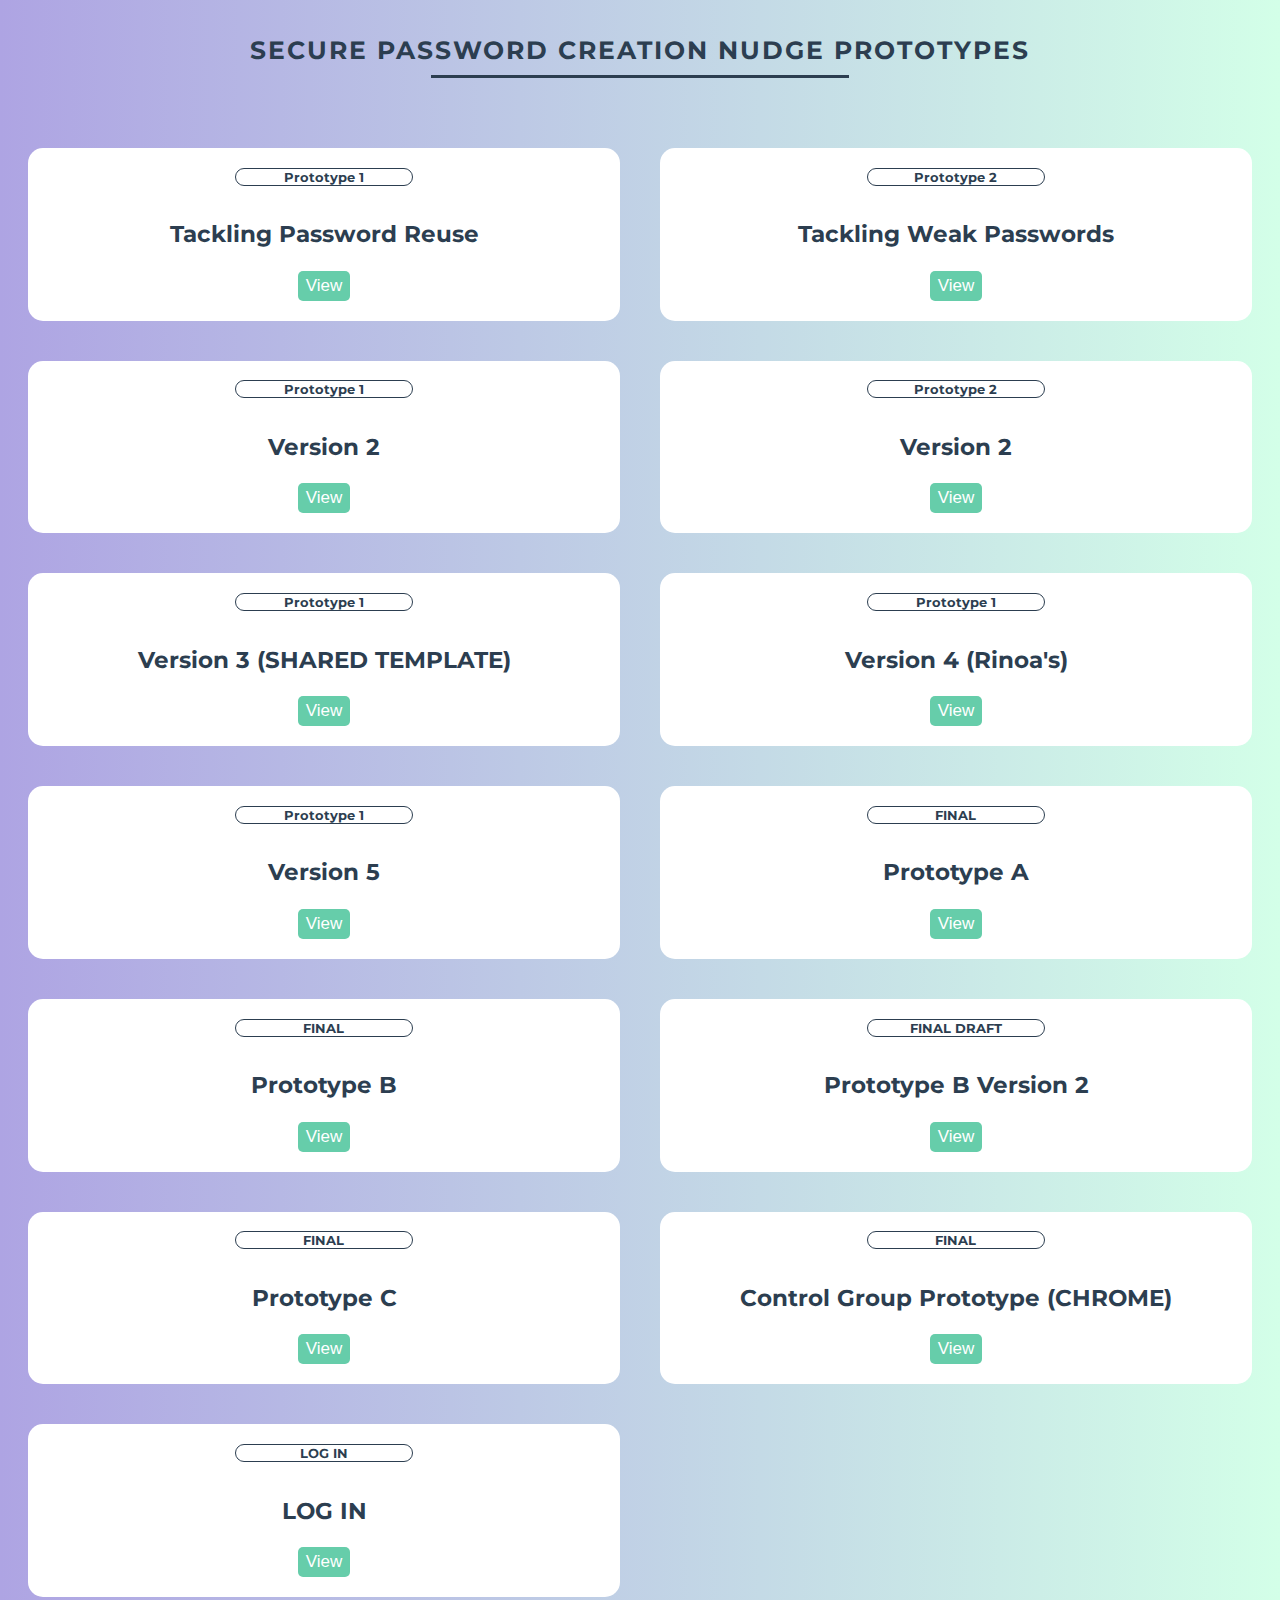
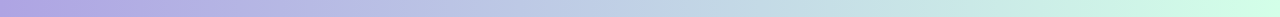
<file: index.html>
<!DOCTYPE html>
<!-- text direction is set to left to right -->
<html lang="en" dir="ltr">

  <head>
    <meta charset="utf-8">
    <!-- Sets title of web tab -->
    <title>Homepage</title>
    <!-- CSS is imported -->
    <link rel="stylesheet" href="css/master.css">
    <!-- style media="screen" allows us to specify what we want to do on different sized screens -->
    <style media="screen">
    </style>
    <meta name="viewport" content="width=device-width, initial-scale=1.0">
  </head>

  <body>

    <div class="content">

      <div class="title">
        <h1>Secure Password Creation Nudge Prototypes</h1>
      </div>

      <div class="row">

        <div class="col">
          <div class="info">
            <div class="overlay">Prototype 1</div><br><br>
            <h3>Tackling Password Reuse</h3><br>
            <div class="btnbtn">
              <a href="PasswordReuse.html"><button class="pressBtn">View</button></a>
            </div>
          </div>
        </div>

        <div class="col">
          <div class="info">
            <div class="overlay">Prototype 2</div><br><br>
            <h3>Tackling Weak Passwords</h3><br>
            <div class="btnbtn">
              <a href="WeakPassword.html"><button class="pressBtn">View</button></a>
            </div>
          </div>
        </div>

        <div class="col">
          <div class="info">
            <div class="overlay">Prototype 1</div><br><br>
            <h3>Version 2</h3><br>
            <div class="btnbtn">
              <a href="PasswordReuseV2.html"><button class="pressBtn">View</button></a>
            </div>
          </div>
        </div>

        <div class="col">
          <div class="info">
            <div class="overlay">Prototype 2</div><br><br>
            <h3>Version 2</h3><br>
            <div class="btnbtn">
              <a href="WeakPasswordV2.html"><button class="pressBtn">View</button></a>
            </div>
          </div>
        </div>

        <div class="col">
          <div class="info">
            <div class="overlay">Prototype 1</div><br><br>
            <h3>Version 3 (SHARED TEMPLATE)</h3><br>
            <div class="btnbtn">
              <a href="PasswordReuseV3.html"><button class="pressBtn">View</button></a>
            </div>
          </div>
        </div>

        <div class="col">
          <div class="info">
            <div class="overlay">Prototype 1</div><br><br>
            <h3>Version 4 (Rinoa's)</h3><br>
            <div class="btnbtn">
              <a href="PasswordReuseV4.html"><button class="pressBtn">View</button></a>
            </div>
          </div>
        </div>

        <div class="col">
          <div class="info">
            <div class="overlay">Prototype 1</div><br><br>
            <h3>Version 5</h3><br>
            <div class="btnbtn">
              <a href="PasswordReuseV5.html"><button class="pressBtn">View</button></a>
            </div>
          </div>
        </div>

        <div class="col">
          <div class="info">
            <div class="overlay">FINAL</div><br><br>
            <h3>Prototype A</h3><br>
            <div class="btnbtn">
              <a href="Finalized1.html"><button class="pressBtn">View</button></a>
            </div>
          </div>
        </div>

        <div class="col">
          <div class="info">
            <div class="overlay">FINAL</div><br><br>
            <h3>Prototype B</h3><br>
            <div class="btnbtn">
              <a href="Finalized2.html"><button class="pressBtn">View</button></a>
            </div>
          </div>
        </div>

        <div class="col">
          <div class="info">
            <div class="overlay">FINAL DRAFT</div><br><br>
            <h3>Prototype B Version 2</h3><br>
            <div class="btnbtn">
              <a href="Finalized2DRAFT.html"><button class="pressBtn">View</button></a>
            </div>
          </div>
        </div>

        <div class="col">
          <div class="info">
            <div class="overlay">FINAL</div><br><br>
            <h3>Prototype C</h3><br>
            <div class="btnbtn">
              <a href="Finalized3.html"><button class="pressBtn">View</button></a>
            </div>
          </div>
        </div>

        <div class="col">
          <div class="info">
            <div class="overlay">FINAL</div><br><br>
            <h3>Control Group Prototype (CHROME)</h3><br>
            <div class="btnbtn">
              <a href="FinalizedCTRL.html"><button class="pressBtn">View</button></a>
            </div>
          </div>
        </div>

        <div class="col">
          <div class="info">
            <div class="overlay">LOG IN</div><br><br>
            <h3>LOG IN</h3><br>
            <div class="btnbtn">
              <a href="login.html"><button class="pressBtn">View</button></a>
            </div>
          </div>
        </div>

      </div>

    </div>

  </body>

</html>
</file>
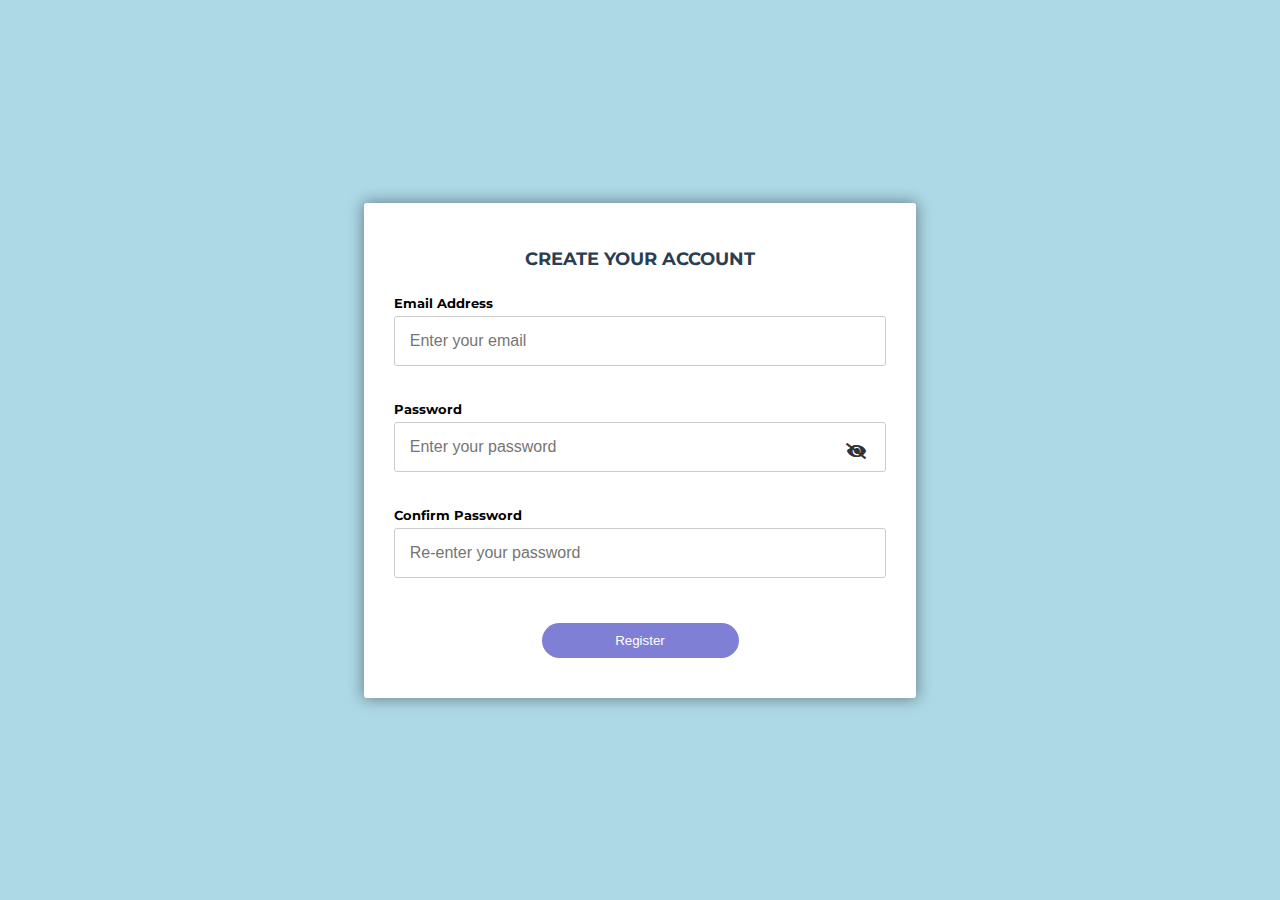
<file: FinalizedCTRL.html>
<!DOCTYPE html>
<!-- text direction is set to left to right -->
<html lang="en" dir="ltr">
  <head>
    <meta charset="utf-8">
    <!-- Sets title of web tab -->
    <title>Registration</title>
    <!-- Icons are imported (thus applied) -->
    <link rel="stylesheet" href="https://cdnjs.cloudflare.com/ajax/libs/font-awesome/5.7.0/css/all.min.css" />
    <!-- Personal CSS is imported (thus applied) -->
    <link rel="stylesheet" href="css/FinalizedCTRL.css">
    <script src="https://code.jquery.com/jquery-3.5.1.js"></script>
    <!-- style media="screen" allows us to specify what we want to do on different sized screens -->
    <style media="screen"></style>
    <meta name="viewport" content="width=device-width, initial-scale=1.0">
  </head>

  <body>

    <form id="register" method="post" autocomplete="off">

      <fieldset>

        <h2 class="header">Create your account</h2>

        <!-- Email textfield -->
        <div class="container">

          <input name = "DummyUsername" type="text" style="display:none;">

          <label for="email"><b>Email Address</b></label><br>
          <input type="text" class="emailfield" id="emailid"
          placeholder="Enter your email" name="email" autocorrect="off" spellcheck="false" autocomplete="off" />

          <!-- Displays bottom error message towards email validation -->
          <div class="bottomerror">
            <small></small>
          </div>

        <!-- End of email textfield -->
        </div>

        <!-- Password textfield -->
        <div class="container">

          <input name = "DummyPassword" type="password" style="display:none;">

          <label for="pass"><b>Password</b></label><br>
          <input type="text" class="passfield" id="passid" placeholder="Enter your password" name="pass" autocorrect="off" spellcheck="false" autocomplete="off" />

          <!-- Displays eye icon representing toggle action for password visibility -->
          <i class="hide fa fa-eye"></i>
          <i class="show fa fa-eye-slash"></i>

          <!-- Displays bottom error message towards password validation -->
          <div class="bottomerror">
            <small></small>
          </div>

        <!-- End of password textfield -->
        </div>

        <!-- Confirm Password textfield -->
        <div class="container">

          <input name = "DummyPassword2" type="password" style="display:none;">

          <label for="cpass"><b>Confirm Password</b></label><br>
          <input type="text" class="cpassfield" id="cpassid" placeholder="Re-enter your password" name="cpass" autocorrect="off" spellcheck="false" autocomplete="off" />

          <!-- Displays bottom error message towards confirm password validation -->
          <div class="bottomerror">
            <small></small>
          </div>

        <!-- End of confirm password textfield -->
        </div>

        <!-- Submit button -->
        <input type="submit" name="Register" class="registerbtn" value="Register" />

      </fieldset>

    </form>

    <!-- Chrome message box -->
    <div class="chrome-save">

      <span class="closebtn" onclick="this.parentElement.style.display='none';">x</span>

      <div class="picture">
        <img src="image.png" alt="">
      </div>

      <div class="save-field">

        <label for="">Save password?</label>

        <h4>Username</h4>
        <input type="text" name="user" id="user" class="user" value="" readonly>

        <p>Password</p>
        <input type="password" name="pass" id="pass" class="pass" value="" readonly>
        <i class="hidey fa fa-eye"></i>
        <i class="showy fa fa-eye-slash"></i>

        <input type="button" class="save" name="" value="Save">

        <input type="button" class="never" name="" value="Never">

      </div>

    </div>

    <!-- Script points towards my JS file -->
    <script src = "js/FinalizedCTRL.js"></script>
    <script>$('input').attr('autocomplete', 'off');</script>

  </body>

</html>
</file>
<file: css/master.css>
/* Imports custom font */
@import url(https://fonts.googleapis.com/css?family=Montserrat);

/* Customizes background & sets the font of the entire page */
body {
  font-family: montserrat, arial, verdana;
  background: linear-gradient(90deg, #aea4e3, #d3ffe8);
}

/* Customizes web content */
.content{
  text-align: center;
  width: 100%;
  padding: 10px 0px;
  color: #2C3E50;
}

/* Specifies the boldness of the web's content's font */
.content div{
    font-weight: 700;
}

/* Customizes main titles for every page */
.title h1{
  letter-spacing: 2px;
  text-transform: uppercase;
  font-size: 25px;
}

/* Gives main titles a line under it */
.title h1:after{
  display: block;
  content:' ';
  background: #2C3E50;
  width: 33%;
  height: 3px;
  margin: 10px auto;
  margin-bottom: 50px;
}

/* Formats prototype title */
.overlay {
  position: absolute;
  bottom: 135px;
  background: white;
  width: 30%;
  color: #2C3E50;
  text-align: center;
  left: 35%;
  border: solid 1.8px #2C3E50;
  font-size: 10pt;
  border-radius: 10px;
}

*{
  box-sizing: border-box;
}

/* Create 2 equal columns that floats next to each other */
.col {
  float: left;
  width: 50%;
  padding: 20px;
}

/* Styles the view buttons */
.pressBtn{
  background: #66CDAA;
  color: #fff;
  border: none;
  outline: none;
  font-size: 17px;
  padding: 5px 8px;
  border-radius: 5px;
  cursor: pointer;
}

.btnbtn{
  margin-top: -25px;
}

.pressBtn:hover{
  opacity: 0.8;
}

/* Customizes each card and info inside it*/
.info {
  text-align: center;
  color: #2C3E50;
  padding-bottom: 20px;
  position: relative;
  font-size: 15pt;
  background-color: white;
  max-height: 405px;
  border-radius: 15px;
}

.info p{
  color: #2C3E50;
  font-size: 13pt;
  font-weight: normal;
}
</file>
<file: css/FinalizedCTRL.css>
/* Imports custom font */
@import url(https://fonts.googleapis.com/css?family=Montserrat);

/* Sets the font of the entire page, customizes background & ensures form is responsive */
html, body {
  font-family: montserrat, arial, verdana;
  background: #ADD8E6;
  height: 100%;
  width: 100%;
  margin: 0;
}

/* Ensures form is responsive */
body {
  display: flex;
}

/* Customizes the form */
#register {
  /* Customizes the size of the form */
  width: 650px;
  /* Customizes the position of the form to be centered */
  margin: auto;
  display: flex;
  flex-direction: column;
  justify-content: flex-start;
  align-items: center;
  /* Ensures title and button are centered */
	text-align: center;
}

/* Customizes the form further */
#register fieldset {
  background: #FFFFFF;
	border: none;
	border-radius: 3px;
	box-shadow: 0 0 15px 1px rgba(0, 0, 0, 0.4);
	padding: 20px 30px;
	width: 85%;
}

/* Customizes "Create Your Account" header on top of the page */
.header {
  font-size: 18px;
  text-transform: uppercase;
	color: #2C3E50;
	margin: 25px auto;
  font-weight: bolder;
}

/* Ensures labels are positioned / formatted correctly*/
.container {
  width: 100%;
}

/* Customizes position & font size of labels*/
label{
  float: left;
  margin-bottom: 5px;
  font-size: small;
}

/* Customizes the input boxes */
#register input[type=text], input[type=password] {
  color: #2C3E50;
  font: small-caption;
  font-size: 16px;
  border: 1px solid #CCCCCC;
	border-radius: 3px;
  outline: none;
  width: 100%;
  padding: 15px;
	margin-bottom: 35px;
}

/* Customizes eye icon position */
.show, .hide{
  position: absolute;
  right: 20px;
  top: 42px;
  color: #333333;
}

/* On hover changes cursor to pointer */
.show, .hide:hover{
  cursor: pointer;
}

/* Ensures eye icon is positioned correctly */
*, *:before, *:after {
  box-sizing: border-box;
  position: relative;
}

/* Customizes position of bottom error message */
.bottomerror {
  position: absolute;
  visibility: hidden;
  font-size: 14px;
  text-align: left;
  margin-top: -30px;
}

/* Customizes appearance of input fields when bottom error message appears */
#register .container.error input {
  border-color: rgba(220, 53, 69, 1);
}

/* Customizes appearance of input fields when bottom error message disappers */
#register .container.success input {
  border-color: #00C234;
}

/* Customizes appearance of text displayed in bottom error message */
#register .container.error small {
  color: rgba(220, 53, 69, 1);
  visibility: visible;
}

/* Customizes appearance of password generator when bottom error message appears */
#register .container.error input[type=button] {
  border: none;
  color: #FFFFFF;
}

/* Chrome message box */
.chrome-save{
  display: none;
    width: 320px;
    height: 360px;
    background: #ffffff;
    color: #000000;
    top: 50%;
    left: 50%;
    position: absolute;
    transform: translate(-90%, -85%);
    box-sizing: border-box;
    box-shadow: 0 0 15px 1px rgba(0, 0, 0, 0.4);
    padding: 30px 20px 20px 30px;
    border-radius: 5px;
    margin-left: 500px;
  }

.picture {
padding-left: 5px;
}

.save-field {
  border-color: transparent;
}

.save-field label {
  font-size: 16px;
  color: #242424;
  position: absolute;
  top: 0;
  left: 0;
  margin-top: 150px;
  margin-left: -290px;
}

.save-field h4 {
  position: absolute;
  top: 0;
  left: 0;
  margin-top: 195px;
  margin-left: -290px;
  font-size: 12px;
  font-weight: bold;
  color: #242424;
}

.save-field p {
  position: absolute;
  top: 0;
  left: 0;
  margin-top: 245px;
  margin-left: -290px;
  font-size: 12px;
  font-weight: bold;
  color: #242424;
}

/* Chrome pop-up buttons */
.save-field #user {
  position: absolute;
  top: 0;
  left: 0;
  margin-top: 190px;
  margin-left: -220px;
  width: 210px;
  height: 30px;
}

/* Chrome pop-up buttons */
.save-field #pass {
  position: absolute;
  top: 0;
  left: 0;
  margin-top: 240px;
  margin-left: -220px;
  height: 30px;
  min-width: 180px;
}

/* Customizes eye icon position */
.showy, .hidey{
  position: absolute;
  right: 0;
  top: 0;
  margin-top: 248px;
  margin-right: 5px;
  color: grey;
}

/* On hover changes cursor to pointer */
.showy, .hidey:hover{
  cursor: pointer;
}

/* Chrome pop-up buttons */
.save-field input[type="button"]{
  height: 35px;
  font-size: 12px;
  border-radius: 5px;
  padding-left: 20px;
  padding-right: 20px;
}

/* save button */
.save {
  border: none;
  outline: none;
  background: #4c8bf5;
  color: #fff;
  position: absolute;
  bottom: 0;
  right: 0;
  margin-right: 85px;
  margin-bottom: -10px;
}

/* never button */
.never {
  background: #fff;
  color: #4c8bf5;
  border: solid 1px #dbdad7;
  position: absolute;
  bottom: 0;
  right: 0;
  margin-right: 0;
  margin-bottom: -10px;
}

/* Customizes specs of the register button */
#register .registerbtn {
	background: #7F7FD5;
	font-weight: inherit;
	color: #FFFFFF;
	border: none;
	border-radius: 20px;
	cursor: pointer;
	padding: 10px;
  width: 40%;
  margin-top: 10px;
  margin-bottom: 20px;
}

/* When mouse hovers over button, the button will lighten */
#register .registerbtn:hover {
  opacity: 0.5;
}

/* Modifies position and appearance of x button in message box */
.closebtn {
  position: absolute;
  top: 0;
  right: 8px;
  color: #696969;
  font-size: 20px;
  cursor: pointer;
  font-weight: bolder;
}

/* When mouse hovers over close button, the button will lighten */
.closebtn:hover {
  color: #D3D3D3;
}

input::-webkit-contacts-auto-fill-button,
input::-webkit-credentials-auto-fill-button {
  visibility: hidden;
  position: absolute;
  right: 0;
}
</file>
